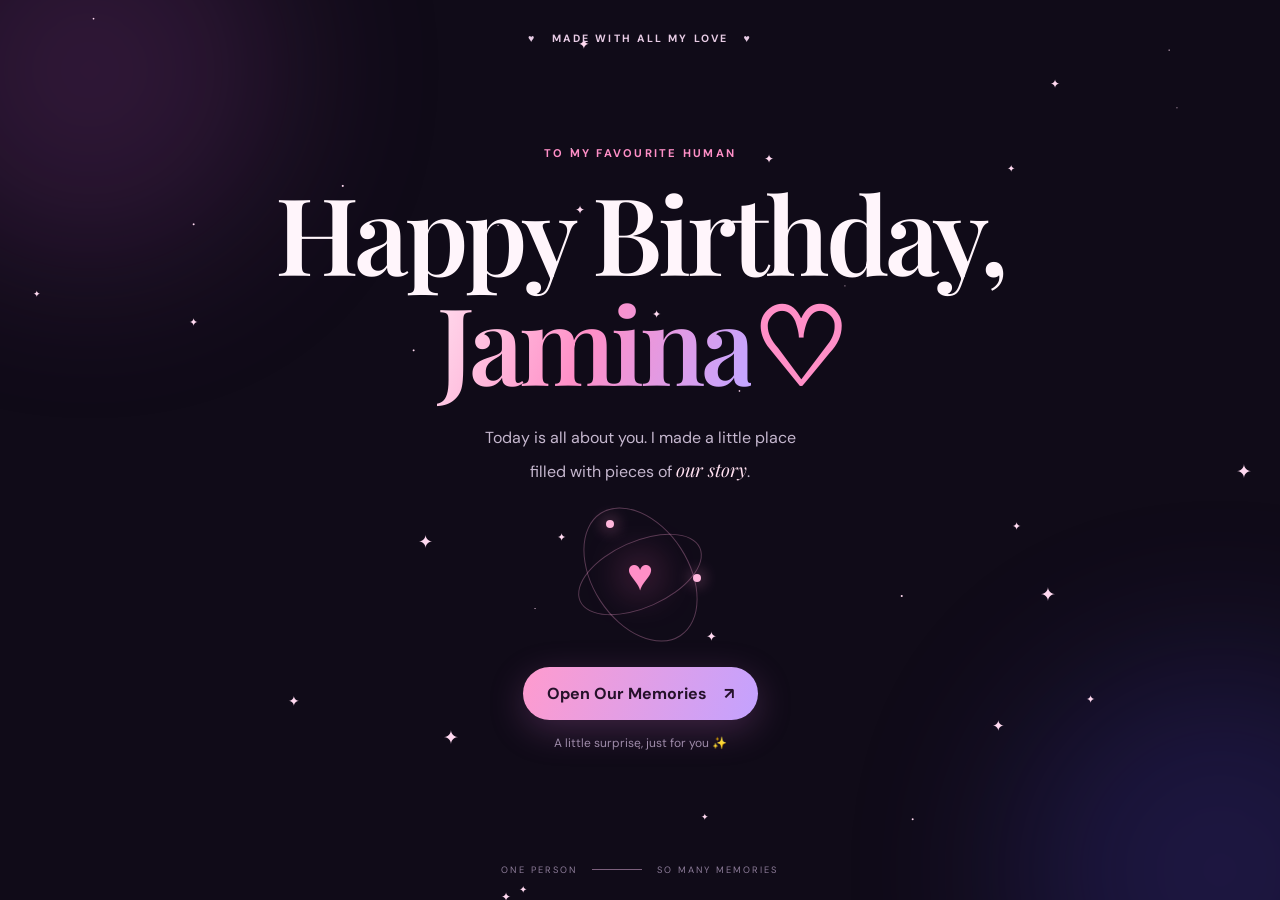
<file: index.html>
<!DOCTYPE html>
<html lang="en">
<head>
<meta charset="UTF-8"><meta name="viewport" content="width=device-width, initial-scale=1">
<meta name="theme-color" content="#190d26"><title>For My Favourite Person ♡</title>
<link rel="preconnect" href="https://fonts.googleapis.com"><link rel="preconnect" href="https://fonts.gstatic.com" crossorigin>
<link href="https://fonts.googleapis.com/css2?family=DM+Sans:wght@400;500;600;700&family=Playfair+Display:wght@500;600;700&display=swap" rel="stylesheet">
<link rel="stylesheet" href="style.css">
</head>
<body>
<div class="ambient one"></div><div class="ambient two"></div><div class="sparkles" id="sparkles"></div>
<main>
<section class="page hero active" id="home">
  <div class="top-label">♥ &nbsp; MADE WITH ALL MY LOVE &nbsp; ♥</div>
  <div class="hero-content">
    <p class="eyebrow">To my favourite human</p>
    <h1>Happy Birthday,<br><span class="gradient" id="heroName">My Love</span><span class="pulse"> ♡</span></h1>
    <p class="hero-copy">Today is all about you. I made a little place<br class="desktop"> filled with pieces of <em>our story</em>.</p>
    <div class="orbit"><span>♥</span><i></i><b></b></div>
    <button class="primary" id="openMemories">Open Our Memories <span>↗</span></button>
    <p class="hint">A little surprise, just for you ✨</p>
  </div>
  <div class="footer-label">ONE PERSON <span></span> SO MANY MEMORIES</div>
</section>
<section class="page memories" id="memories" aria-hidden="true">
  <header><button class="back" id="back">← Back</button><div class="top-label">♥ &nbsp; OUR LITTLE UNIVERSE &nbsp; ♥</div><div></div></header>
  <div class="intro"><p class="eyebrow">Every little moment matters</p><h2>Our story, in <span class="gradient">little pieces.</span></h2><p>Some moments become memories. Some people become home.<br>You're my favourite part of this story. ♡</p></div>
  <div class="grid" id="memoryGrid"></div>
  <section class="letter"><div class="letter-heart">♡</div><p class="eyebrow">A little letter from me</p><h2>For you, always.</h2><p id="loveLetter"></p><div class="signature">Yours, always <span>♥</span></div></section>
  <footer>Made with love, just for you <span>♥</span></footer>
</section>
</main>
<script src="script.js"></script>
</body></html>
</file>
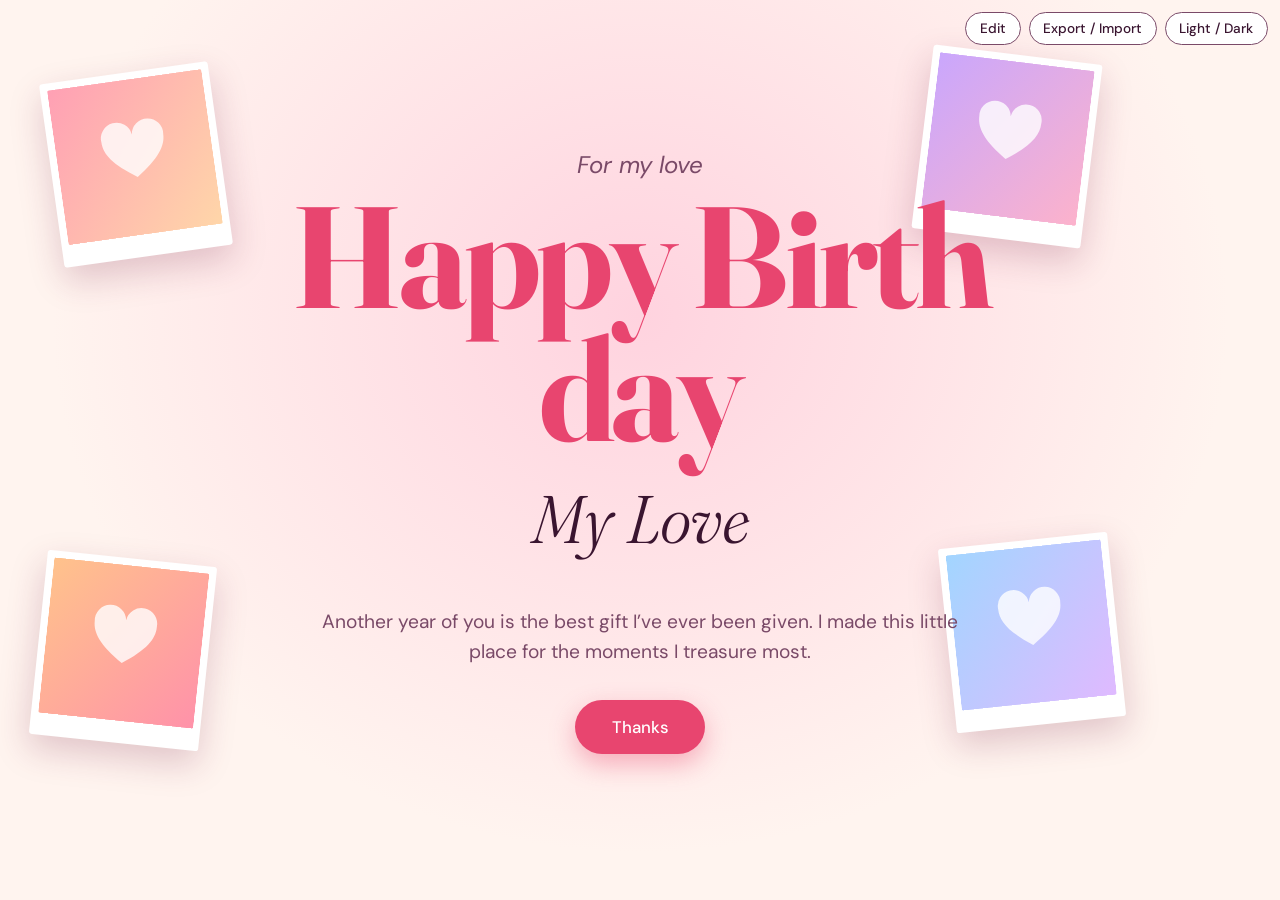
<file: Happy Birthday.html>
<!DOCTYPE html>
<html lang="en">
<head>
<meta charset="utf-8">
<meta name="viewport" content="width=device-width, initial-scale=1, viewport-fit=cover">
<title>Happy Birthday</title>
<link rel="stylesheet" href="https://fonts.googleapis.com/css2?family=Fraunces:ital,opsz,wght@0,9..144,300..800;1,9..144,300..600&family=DM+Sans:wght@400;500&display=swap">
<style>
:root{
  --bg:#fff4ef; --ink:#3a1530; --soft:#7a4a68; --rose:#e8456f; --gold:#c98a1b; --card:#ffffff; --glow:#ffd3df;
  box-sizing:border-box; padding-top:env(safe-area-inset-top,0px); padding-bottom:env(safe-area-inset-bottom,0px);
}
@media (prefers-color-scheme:dark){
  :root:not([data-theme="light"]){--bg:#1c0f24; --ink:#ffeaf1; --soft:#d9a9c0; --rose:#ff7a9c; --gold:#f5c76b; --card:#2b1736; --glow:#4b2142}
}
:root[data-theme="dark"]{--bg:#1c0f24; --ink:#ffeaf1; --soft:#d9a9c0; --rose:#ff7a9c; --gold:#f5c76b; --card:#2b1736; --glow:#4b2142}
*,*::before,*::after{box-sizing:border-box}
html{scroll-padding-top:env(safe-area-inset-top,0px)}
body{margin:0;background:var(--bg);color:var(--ink);font-family:"DM Sans",system-ui,sans-serif;line-height:1.6;min-height:100vh;overflow-x:hidden}
.serif{font-family:"Fraunces",Georgia,serif}
.view{display:none;min-height:100vh}
.view.on{display:block}

/* Page 1 */
#home{position:relative;display:none;align-items:center;justify-content:center;text-align:center;padding:48px 20px;overflow:hidden;
  background:radial-gradient(ellipse at 50% 35%,var(--glow),transparent 65%),var(--bg)}
#home.on{display:flex}
.drift{position:absolute;inset:0;pointer-events:none}
.drift figure{position:absolute;margin:0;width:clamp(86px,17vw,170px);padding:7px 7px 22px;background:var(--card);border-radius:3px;
  box-shadow:0 14px 34px rgba(120,30,70,.22);animation:bob 9s ease-in-out infinite}
.drift img{display:block;width:100%;aspect-ratio:1;object-fit:cover;border-radius:2px}
@keyframes bob{50%{transform:translateY(-14px) rotate(var(--r))}}
.hero{position:relative;z-index:2;max-width:760px}
.to{font-style:italic;font-size:clamp(1.1rem,3.4vw,1.5rem);color:var(--soft);margin:0 0 6px}
h1{font-family:"Fraunces",Georgia,serif;font-weight:700;font-size:clamp(3.4rem,15vw,9rem);line-height:.92;letter-spacing:-.03em;margin:0;color:var(--rose)}
h1 span{display:inline-block;opacity:0;transform:translateY(.4em) rotate(4deg);animation:pop .8s cubic-bezier(.2,.9,.3,1.3) forwards}
@keyframes pop{to{opacity:1;transform:none}}
.name{font-family:"Fraunces",Georgia,serif;font-weight:300;font-style:italic;font-size:clamp(2rem,8vw,4.2rem);margin:.15em 0 .5em}
.msg{font-size:clamp(1rem,2.6vw,1.2rem);color:var(--soft);max-width:34em;margin:0 auto 2rem}
.btn{font:500 1.05rem "DM Sans",sans-serif;border:0;cursor:pointer;color:#fff;background:var(--rose);padding:.95em 2.2em;border-radius:999px;
  box-shadow:0 10px 26px rgba(232,69,111,.4);transition:transform .2s,box-shadow .2s}
.btn:hover{transform:translateY(-2px) scale(1.03)}
.btn:focus-visible,.ghost:focus-visible,.tools button:focus-visible{outline:3px solid var(--gold);outline-offset:3px}
.ghost{background:transparent;color:var(--ink);border:1.5px solid var(--soft);box-shadow:none}

/* Page 2 */
#memories{padding:56px 18px 90px}
.head{text-align:center;max-width:640px;margin:0 auto 40px}
.head h2{font-family:"Fraunces",Georgia,serif;font-size:clamp(2rem,7vw,3.4rem);margin:0 0 8px;color:var(--rose)}
.head p{color:var(--soft);margin:0}
.grid{max-width:1000px;margin:0 auto;display:grid;grid-template-columns:repeat(auto-fit,minmax(min(100%,290px),1fr));gap:36px 28px}
.mem{margin:0;background:var(--card);padding:12px 12px 22px;border-radius:6px;box-shadow:0 16px 38px rgba(120,30,70,.16);transform:rotate(var(--r,0deg))}
.mem:nth-child(3n+1){--r:-1.2deg}.mem:nth-child(3n+2){--r:1deg}.mem:nth-child(3n){--r:-.5deg}
.ph{position:relative;aspect-ratio:4/5;overflow:hidden;border-radius:3px;background:var(--glow)}
.ph img{width:100%;height:100%;object-fit:cover;display:block}
.cap{margin:16px 6px 0}
.cap h3{font-family:"Fraunces",Georgia,serif;font-size:1.3rem;margin:0 0 4px}
.cap p{margin:0;color:var(--soft)}
.end{text-align:center;margin-top:56px}
.end .serif{font-size:clamp(1.4rem,5vw,2.2rem);font-style:italic;color:var(--gold);margin:0 0 20px}

/* Edit mode */
.tools{position:fixed;right:12px;top:calc(12px + env(safe-area-inset-top,0px));z-index:20;display:flex;gap:8px;flex-wrap:wrap;justify-content:flex-end}
.tools button{font:500 .85rem "DM Sans",sans-serif;cursor:pointer;padding:.5em 1em;border-radius:999px;border:1px solid var(--soft);background:var(--card);color:var(--ink)}
.editing [contenteditable]{outline:2px dashed var(--gold);outline-offset:3px;border-radius:4px;cursor:text}
.editing .ph{cursor:pointer}
.editing .ph::after{content:"Tap to change photo";position:absolute;inset:auto 0 0 0;text-align:center;padding:8px;background:rgba(0,0,0,.55);color:#fff;font-size:.85rem}
.rm{display:none;margin-top:10px;font-size:.8rem;color:var(--rose);background:none;border:0;cursor:pointer;text-decoration:underline}
.editing .rm{display:inline-block}
.addbar{display:none;text-align:center;margin-top:30px}
.editing .addbar{display:block}
dialog{border:0;border-radius:14px;background:var(--card);color:var(--ink);max-width:560px;width:92vw;padding:20px}
dialog::backdrop{background:rgba(0,0,0,.5)}
dialog textarea{width:100%;height:220px;font:12px monospace;padding:10px;border-radius:8px;border:1px solid var(--soft);background:var(--bg);color:var(--ink)}
dialog menu{display:flex;gap:8px;justify-content:flex-end;padding:0;margin:12px 0 0}
@media (prefers-reduced-motion:reduce){*{animation:none!important;transition:none!important}h1 span{opacity:1;transform:none}}
</style>
</head>
<body>

<!-- ===== YOUR CONTENT: edit here, or use the Edit button on the page ===== -->
<script type="application/json" id="config">
{
  "name": "My Love",
  "greeting": "Happy Birthday",
  "message": "Another year of you is the best gift I’ve ever been given. I made this little place for the moments I treasure most.",
  "galleryTitle": "Our Love Memories",
  "galleryIntro": "A few of my favourite moments with you.",
  "closing": "I love you, today and always.",
  "memories": [
    { "title": "The day we met",  "text": "I didn’t know it yet, but my whole life was about to change.", "photo": "" },
    { "title": "Our first trip",  "text": "Every road felt like home as long as you were next to me.", "photo": "" },
    { "title": "Quiet evenings",  "text": "My favourite place in the world is wherever you are.", "photo": "" },
    { "title": "Laughing together","text": "Nobody makes me laugh the way you do.", "photo": "" }
  ]
}
</script>

<main>
  <section id="home" class="view on" aria-label="Birthday greeting">
    <div class="drift" id="drift" aria-hidden="true"></div>
    <div class="hero">
      <p class="to" id="to">For my love</p>
      <h1 id="greet" aria-label="Happy Birthday"></h1>
      <p class="name" id="name" data-k="name"></p>
      <p class="msg" id="message" data-k="message"></p>
      <button class="btn" id="thanks" type="button">Thanks</button>
    </div>
  </section>

  <section id="memories" class="view" aria-label="Our memories">
    <div class="head">
      <h2 data-k="galleryTitle"></h2>
      <p data-k="galleryIntro"></p>
    </div>
    <div class="grid" id="grid"></div>
    <div class="addbar"><button class="btn ghost" id="add" type="button">Add a memory</button></div>
    <div class="end">
      <p class="serif" data-k="closing"></p>
      <button class="btn ghost" id="back" type="button">Back to the start</button>
    </div>
  </section>
</main>

<div class="tools">
  <button id="editBtn" type="button">Edit</button>
  <button id="dataBtn" type="button">Export / Import</button>
  <button id="themeBtn" type="button">Light / Dark</button>
</div>

<dialog id="dlg">
  <p style="margin:0 0 8px"><strong>Your content as JSON.</strong> Copy it to keep a backup, or paste JSON here and press Import.</p>
  <textarea id="json" spellcheck="false"></textarea>
  <menu><button class="btn ghost" id="closeDlg" type="button">Close</button><button class="btn" id="importBtn" type="button">Import</button></menu>
</dialog>
<input type="file" id="file" accept="image/*" hidden>

<script>
(function(){
  var KEY="birthday-site-v1", $=function(s,r){return (r||document).querySelector(s)};
  var data, editing=false, pickIdx=null;

  // Soft placeholder picture, used until you add a real photo
  function ph(i){
    var c=[["#ff9db5","#ffd9a8"],["#c7a6ff","#ffb3c9"],["#ffc58a","#ff8fab"],["#9fd7ff","#e3b8ff"]][i%4];
    var s='<svg xmlns="http://www.w3.org/2000/svg" viewBox="0 0 400 500"><defs><linearGradient id="g" x1="0" y1="0" x2="1" y2="1"><stop offset="0" stop-color="'+c[0]+'"/><stop offset="1" stop-color="'+c[1]+'"/></linearGradient></defs><rect width="400" height="500" fill="url(#g)"/><path d="M200 300c-60-40-80-70-80-100a40 40 0 0 1 80-10 40 40 0 0 1 80 10c0 30-20 60-80 100z" fill="#fff" opacity=".8"/></svg>';
    return "data:image/svg+xml;charset=utf-8,"+encodeURIComponent(s);
  }
  function load(){
    var base=JSON.parse($("#config").textContent);
    try{var s=localStorage.getItem(KEY); if(s) base=JSON.parse(s);}catch(e){}
    return base;
  }
  function save(){ try{localStorage.setItem(KEY,JSON.stringify(data));}catch(e){alert("Photos are too large to save in this browser. Try fewer or smaller photos, or use Export to keep a backup.");} }

  function renderText(){
    document.querySelectorAll("[data-k]").forEach(function(el){el.textContent=data[el.dataset.k]||""});
    var g=$("#greet"); g.textContent="";
    data.greeting.split("").forEach(function(ch,i){
      var sp=document.createElement("span"); sp.textContent=ch===" "?"\u00A0":ch; sp.style.animationDelay=(.15+i*.07)+"s"; g.appendChild(sp);
    });
    g.setAttribute("aria-label",data.greeting);
  }
  function renderDrift(){
    var d=$("#drift"); d.textContent="";
    var spots=[["4%","8%",-8],["72%","6%",7],["3%","62%",6],["74%","60%",-6]];
    data.memories.slice(0,4).forEach(function(m,i){
      var f=document.createElement("figure"), im=document.createElement("img");
      im.alt=""; im.src=m.photo||ph(i);
      f.style.left=spots[i][0]; f.style.top=spots[i][1]; f.style.transform="rotate("+spots[i][2]+"deg)";
      f.style.setProperty("--r",spots[i][2]+"deg"); f.style.animationDelay=(i*1.3)+"s";
      f.appendChild(im); d.appendChild(f);
    });
  }
  function renderGrid(){
    var gr=$("#grid"); gr.textContent="";
    data.memories.forEach(function(m,i){
      var f=document.createElement("figure"); f.className="mem";
      var box=document.createElement("div"); box.className="ph"; box.tabIndex=-1;
      var im=document.createElement("img"); im.alt=m.title||"Memory"; im.loading="lazy"; im.src=m.photo||ph(i);
      box.appendChild(im);
      box.addEventListener("click",function(){ if(editing){pickIdx=i; $("#file").click();} });
      var cap=document.createElement("figcaption"); cap.className="cap";
      var h=document.createElement("h3"); h.textContent=m.title; h.dataset.i=i; h.dataset.f="title";
      var p=document.createElement("p"); p.textContent=m.text; p.dataset.i=i; p.dataset.f="text";
      var rm=document.createElement("button"); rm.className="rm"; rm.type="button"; rm.textContent="Remove this memory";
      rm.addEventListener("click",function(){ if(confirm("Remove this memory?")){data.memories.splice(i,1);save();renderGrid();renderDrift();setEdit(true);} });
      cap.appendChild(h); cap.appendChild(p); cap.appendChild(rm);
      f.appendChild(box); f.appendChild(cap); gr.appendChild(f);
    });
  }
  function setEdit(on){
    editing=on; document.body.classList.toggle("editing",on);
    $("#editBtn").textContent=on?"Done":"Edit";
    document.querySelectorAll("[data-k],#grid [data-f]").forEach(function(el){
      if(on) el.setAttribute("contenteditable","plaintext-only"); else el.removeAttribute("contenteditable");
    });
  }
  function commit(e){
    var el=e.target; if(!editing) return;
    if(el.dataset.k){ data[el.dataset.k]=el.textContent.trim(); if(el.dataset.k==="name"||el.dataset.k==="greeting"){} save(); }
    else if(el.dataset.f){ data.memories[+el.dataset.i][el.dataset.f]=el.textContent.trim(); save(); }
  }
  document.addEventListener("focusout",commit);

  // Photo picker: shrink big photos so they fit in browser storage
  $("#file").addEventListener("change",function(e){
    var f=e.target.files[0]; if(!f||pickIdx===null) return;
    var r=new FileReader();
    r.onload=function(){
      var img=new Image();
      img.onload=function(){
        var max=900, k=Math.min(1,max/Math.max(img.width,img.height));
        var c=document.createElement("canvas"); c.width=Math.round(img.width*k); c.height=Math.round(img.height*k);
        c.getContext("2d").drawImage(img,0,0,c.width,c.height);
        data.memories[pickIdx].photo=c.toDataURL("image/jpeg",.82);
        save(); renderGrid(); renderDrift(); setEdit(true); e.target.value="";
      };
      img.src=r.result;
    };
    r.readAsDataURL(f);
  });

  function go(id){
    document.querySelectorAll(".view").forEach(function(v){v.classList.toggle("on",v.id===id)});
    window.scrollTo(0,0); try{history.replaceState(null,"","#"+id)}catch(e){}
  }
  $("#thanks").addEventListener("click",function(){go("memories")});
  $("#back").addEventListener("click",function(){go("home")});
  $("#editBtn").addEventListener("click",function(){setEdit(!editing)});
  $("#add").addEventListener("click",function(){
    data.memories.push({title:"A new memory",text:"Write what this moment means to you.",photo:""});
    save(); renderGrid(); renderDrift(); setEdit(true);
  });
  $("#themeBtn").addEventListener("click",function(){
    var r=document.documentElement, dark=r.dataset.theme?r.dataset.theme==="dark":matchMedia("(prefers-color-scheme:dark)").matches;
    r.dataset.theme=dark?"light":"dark";
  });
  $("#dataBtn").addEventListener("click",function(){ $("#json").value=JSON.stringify(data,null,2); $("#dlg").showModal(); });
  $("#closeDlg").addEventListener("click",function(){$("#dlg").close()});
  $("#importBtn").addEventListener("click",function(){
    try{
      var j=JSON.parse($("#json").value); if(!j.memories||!j.greeting) throw 0;
      data=j; save(); renderAll(); $("#dlg").close();
    }catch(e){alert("That JSON doesn’t look right. Check it and try again.");}
  });

  function renderAll(){ renderText(); renderDrift(); renderGrid(); setEdit(false); }
  data=load(); renderAll();
  if(location.hash==="#memories") go("memories");
})();
</script>
</body>
</html>
</file>
<file: style.css>
*{box-sizing:border-box} :root{--bg:#100b18;--pink:#ff8fc7;--lilac:#c5a5ff;--cream:#fff5fb;--muted:#c5b7ce}
body{margin:0;background:var(--bg);color:var(--cream);font-family:'DM Sans',sans-serif;min-height:100vh;overflow-x:hidden}button{font:inherit}.ambient{position:fixed;z-index:-2;border-radius:50%;filter:blur(85px);opacity:.25;pointer-events:none}.one{width:380px;height:380px;background:#8d3e93;top:-120px;left:-100px}.two{width:420px;height:420px;background:#443bba;right:-150px;bottom:-180px}.sparkles{position:fixed;inset:0;z-index:-1;pointer-events:none;overflow:hidden}.sparkle{position:absolute;color:#ffd9f0;animation:twinkle 3s ease-in-out infinite}@keyframes twinkle{0%,100%{opacity:.2;transform:scale(.8)}50%{opacity:.9;transform:scale(1.25)}}
.page{display:none;min-height:100vh}.page.active{display:block;animation:fade .65s ease both}@keyframes fade{from{opacity:0;transform:translateY(10px)}to{opacity:1;transform:translateY(0)}}.hero{display:none;min-height:100svh;padding:32px 22px 24px;align-items:center;justify-content:center;flex-direction:column;text-align:center}.hero.active{display:flex}.top-label{font-size:.66rem;letter-spacing:.2em;font-weight:700;color:#e8cce5;display:flex;align-items:center;justify-content:center}.hero-content{width:100%;max-width:850px;margin:auto}.eyebrow{color:var(--pink);text-transform:uppercase;letter-spacing:.2em;font-size:.7rem;font-weight:700;margin:0 0 17px}h1,h2{font-family:'Playfair Display',Georgia,serif;font-weight:600;letter-spacing:-.04em}h1{font-size:clamp(3rem,8.5vw,6.7rem);line-height:1.03;margin:0}.gradient{background:linear-gradient(110deg,#ffd8eb 5%,#ff8fc7 48%,#c5a5ff 95%);-webkit-background-clip:text;background-clip:text;color:transparent}.pulse{color:var(--pink);display:inline-block;animation:beat 1.5s infinite}@keyframes beat{0%,100%{transform:scale(1)}15%{transform:scale(1.18)}30%{transform:scale(1)}45%{transform:scale(1.1)}}.hero-copy{color:var(--muted);line-height:1.9;font-size:1rem;margin:25px auto 0}.hero-copy em{color:#ffe0f0;font-family:'Playfair Display',serif;font-size:1.15rem}.orbit{height:145px;width:145px;margin:14px auto 20px;position:relative;display:grid;place-items:center}.orbit:before,.orbit:after{content:'';position:absolute;border:1px solid #ffa6d74d;border-radius:50%;width:130px;height:65px;transform:rotate(-24deg)}.orbit:after{width:145px;height:95px;transform:rotate(57deg)}.orbit span{font-size:2.8rem;color:var(--pink);text-shadow:0 0 40px #ff68b8;z-index:1}.orbit i,.orbit b{position:absolute;width:8px;height:8px;background:#ffb7dc;border-radius:50%;box-shadow:0 0 16px #ff8fc7}.orbit i{top:18px;left:38px}.orbit b{right:12px;top:72px}.primary{border:0;border-radius:999px;padding:16px 24px;background:linear-gradient(110deg,#ff9bce,#c3a2ff);color:#25112a;font-weight:700;box-shadow:0 10px 35px #bd65b644;cursor:pointer;transition:.2s}.primary:hover{transform:translateY(-3px);box-shadow:0 15px 42px #bd65b666}.primary span{margin-left:13px}.hint{font-size:.75rem;color:#9e8ba9;margin-top:15px}.footer-label{display:flex;align-items:center;justify-content:center;gap:15px;font-size:.58rem;letter-spacing:.22em;color:#8e7d9a}.footer-label span{width:50px;height:1px;background:#7c607d}
.memories{max-width:1160px;margin:auto;padding:26px}.memories header{display:grid;grid-template-columns:1fr 2fr 1fr;align-items:center}.back{background:transparent;border:1px solid #59405e;border-radius:999px;color:#f6ddec;padding:10px 15px;cursor:pointer;justify-self:start}.intro{text-align:center;padding:72px 10px 40px}.intro h2,.letter h2{font-size:clamp(2.3rem,5vw,4rem);line-height:1.1;margin:0}.intro>p:last-child{color:var(--muted);line-height:1.8;margin-top:20px}.grid{display:grid;grid-template-columns:repeat(3,minmax(0,1fr));gap:22px}.card{background:linear-gradient(145deg,#21152e,#181020);border:1px solid #4b3453;border-radius:19px;padding:12px;overflow:hidden;transition:.25s;box-shadow:0 14px 35px #0002}.card:hover{transform:translateY(-5px);border-color:#b77aa9}.frame{height:265px;border-radius:12px;overflow:hidden;background:linear-gradient(135deg,#37203f,#211a37);position:relative}.frame img{width:100%;height:100%;object-fit:cover;display:block;transition:transform .5s}.card:hover .frame img{transform:scale(1.04)}.fallback{position:absolute;inset:0;display:flex;align-items:center;justify-content:center;flex-direction:column;gap:8px;color:#e9b8db;text-align:center;padding:18px;font-size:.8rem}.fallback b{font-size:2rem;font-weight:400}.copy{padding:17px 7px 9px}.date{font-size:.65rem;color:#d89fc9;letter-spacing:.13em;text-transform:uppercase;margin:0 0 8px}.copy h3{font-family:'Playfair Display',serif;font-size:1.3rem;margin:0 0 9px;font-weight:600}.copy p{color:#c7b7d0;line-height:1.7;font-size:.88rem;margin:0}.letter{max-width:780px;margin:70px auto 45px;padding:42px;text-align:center;border:1px solid #60405f;border-radius:24px;background:linear-gradient(140deg,#26162eaa,#171122dd)}.letter-heart{font-size:2rem;color:var(--pink);margin-bottom:20px}.letter h2{font-size:2.7rem}.letter>p:not(.eyebrow){color:#d5c5dc;line-height:1.95;margin:22px 0;font-size:.98rem}.signature{font-family:'Playfair Display',serif;font-style:italic;font-size:1.2rem;color:#ffd6ec}.signature span,footer span{color:var(--pink);margin-left:5px}footer{text-align:center;color:#a18ca9;font-size:.8rem;padding:10px 0 30px}
@media(max-width:800px){.grid{grid-template-columns:repeat(2,minmax(0,1fr))}.frame{height:230px}.memories header{grid-template-columns:1fr 2fr}.memories header .top-label{font-size:.56rem;letter-spacing:.12em}}@media(max-width:560px){.hero{padding:25px 18px}.hero-copy{font-size:.9rem}.desktop{display:none}.orbit{height:125px;width:125px;margin:14px auto}.memories{padding:20px 15px}.memories header{grid-template-columns:auto 1fr}.memories header .top-label{justify-self:end}.intro{padding:55px 4px 30px}.intro>p:last-child{font-size:.9rem}.grid{grid-template-columns:1fr;gap:17px}.frame{height:300px}.letter{margin:45px 0 30px;padding:32px 22px}.letter h2{font-size:2.3rem}.letter>p:not(.eyebrow){font-size:.9rem}.footer-label{font-size:.48rem;gap:9px}}
</file>
